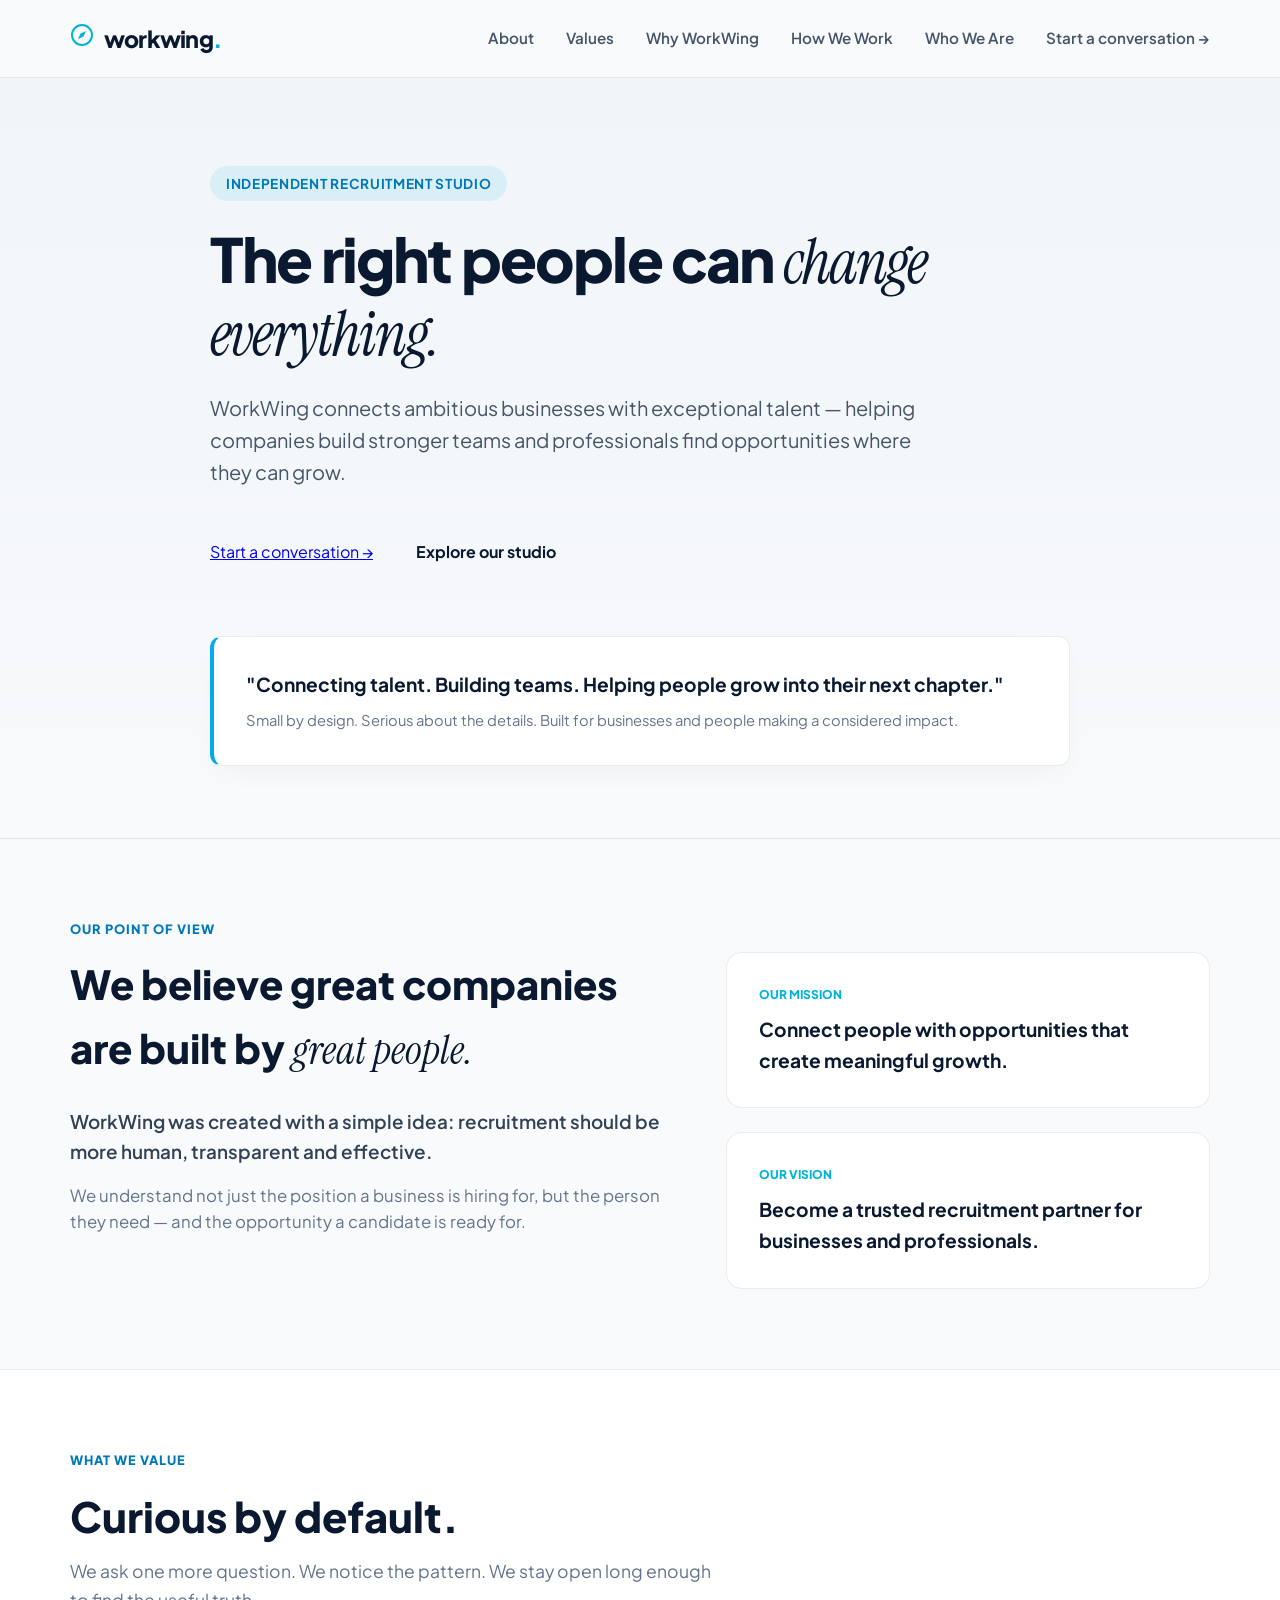
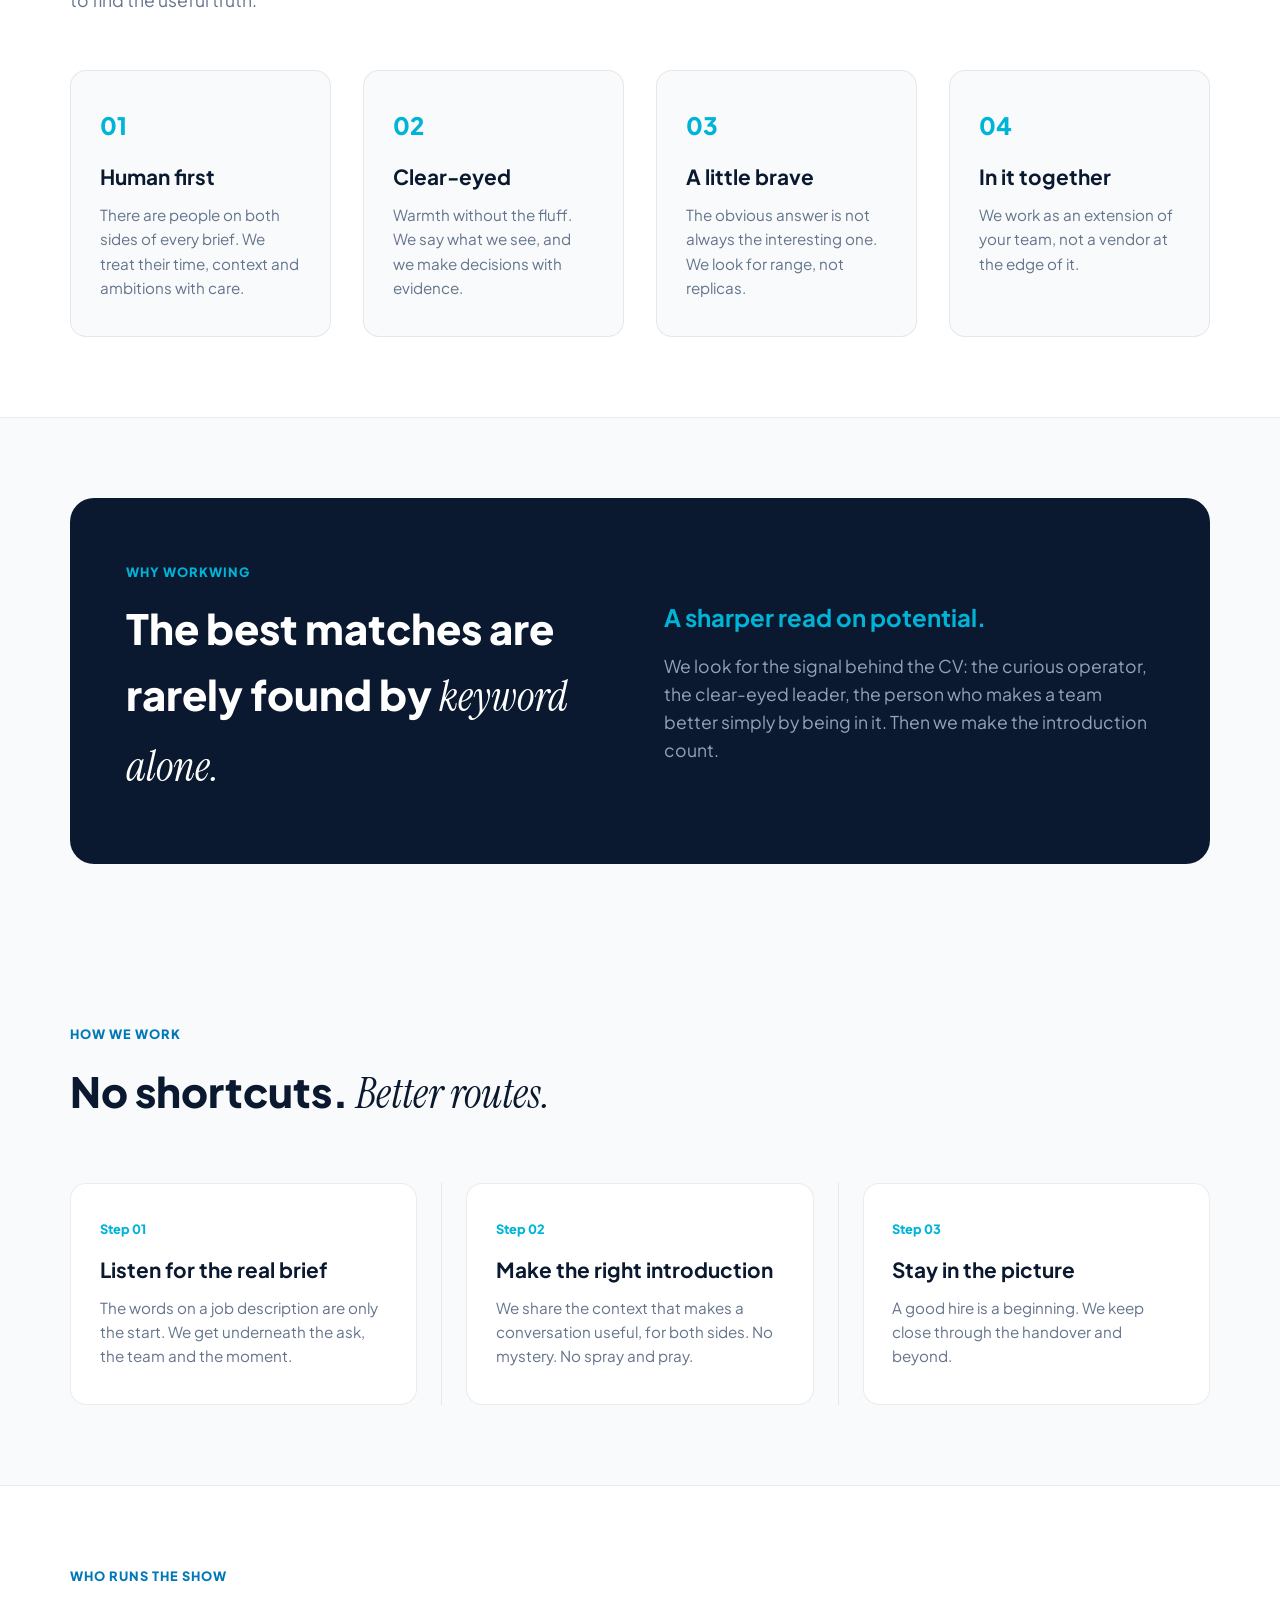
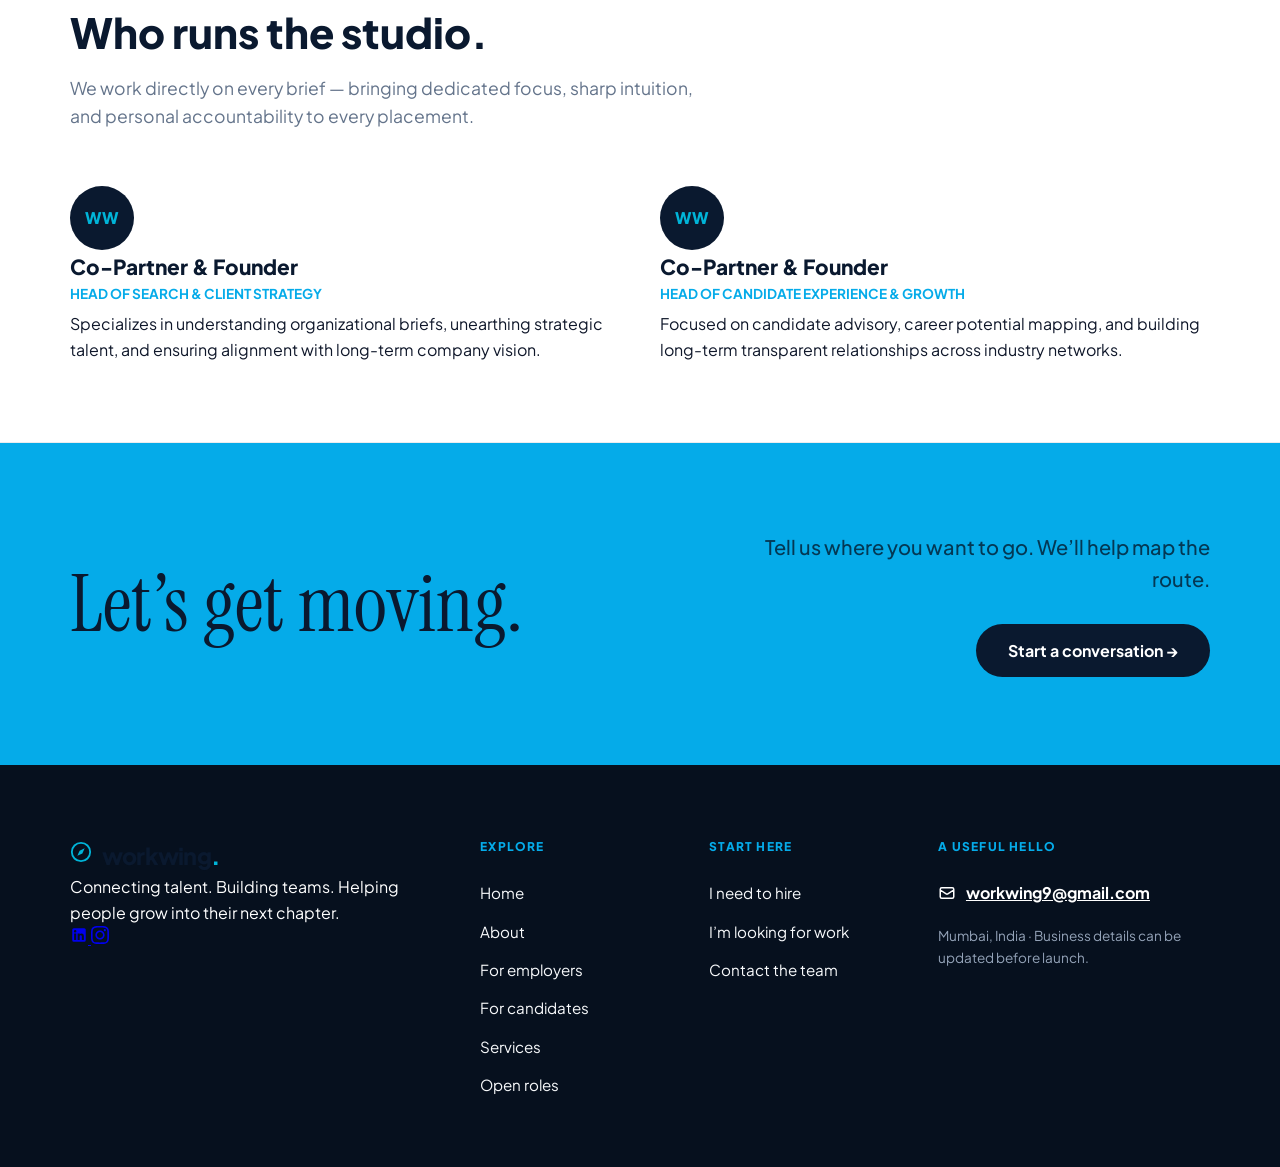
<file: gemini-code-1788070670284.html>
<!DOCTYPE html>
<html lang="en">
<head>
    <meta charset="UTF-8">
    <meta name="viewport" content="width=device-width, initial-scale=1.0">
    <title>WorkWing | Independent Recruitment Studio</title>
    <!-- Google Fonts -->
    <link rel="preconnect" href="https://fonts.googleapis.com">
    <link rel="preconnect" href="https://fonts.gstatic.com" crossorigin>
    <link href="https://fonts.googleapis.com/css2?family=Instrument+Serif:ital@0;1&family=Plus+Jakarta+Sans:wght@400;500;600;700;800&display=swap" rel="stylesheet">
    <link rel="stylesheet" href="style.css">
</head>
<body>

    <!-- Header Navigation -->
    <header class="navbar">
        <div class="container nav-container">
            <a href="#" class="brand-wrapper">
                <div class="logo-icon-wrap">
                    <svg width="24" height="24" viewBox="0 0 24 24" fill="none" xmlns="http://www.w3.org/2000/svg">
                        <circle cx="12" cy="12" r="10" stroke="#00B4D8" stroke-width="2"/>
                        <path d="M16 8L13.5 13.5L8 16L10.5 10.5L16 8Z" fill="#00B4D8"/>
                    </svg>
                </div>
                <span class="logo-text">workwing<span class="dot">.</span></span>
            </a>
            <button class="nav-toggle" id="navToggle" aria-label="Toggle Navigation">
                <span class="bar"></span>
                <span class="bar"></span>
            </button>
            <nav class="nav-links" id="navLinks">
                <a href="#about">About</a>
                <a href="#values">Values</a>
                <a href="#why">Why WorkWing</a>
                <a href="#process">How We Work</a>
                <a href="#team">Who We Are</a>
                <a href="#contact" class="btn-primary">Start a conversation &rarr;</a>
            </nav>
        </div>
    </header>

    <!-- Hero Section -->
    <section class="hero">
        <div class="container hero-container">
            <div class="hero-badge">Independent Recruitment Studio</div>
            <h1 class="hero-title">The right people can <span class="highlight-serif">change everything.</span></h1>
            <p class="hero-subtext">WorkWing connects ambitious businesses with exceptional talent — helping companies build stronger teams and professionals find opportunities where they can grow.</p>
            <div class="hero-actions">
                <a href="#contact" class="btn-primary-lg">Start a conversation &rarr;</a>
                <a href="#about" class="btn-secondary-lg">Explore our studio</a>
            </div>
            
            <div class="hero-tagline-box">
                <p class="tagline-text">"Connecting talent. Building teams. Helping people grow into their next chapter."</p>
                <span class="studio-note">Small by design. Serious about the details. Built for businesses and people making a considered impact.</span>
            </div>
        </div>
    </section>

    <!-- Point of View / Mission & Vision Section -->
    <section id="about" class="about-section">
        <div class="container">
            <div class="section-badge">Our Point of View</div>
            <div class="about-grid">
                <div class="about-main">
                    <h2>We believe great companies are built by <span class="serif-text">great people.</span></h2>
                    <p class="lead-p">WorkWing was created with a simple idea: recruitment should be more human, transparent and effective.</p>
                    <p>We understand not just the position a business is hiring for, but the person they need — and the opportunity a candidate is ready for.</p>
                </div>
                <div class="mission-vision-cards">
                    <div class="mv-card">
                        <div class="mv-label">OUR MISSION</div>
                        <h3>Connect people with opportunities that create meaningful growth.</h3>
                    </div>
                    <div class="mv-card">
                        <div class="mv-label">OUR VISION</div>
                        <h3>Become a trusted recruitment partner for businesses and professionals.</h3>
                    </div>
                </div>
            </div>
        </div>
    </section>

    <!-- Values Section -->
    <section id="values" class="values-section">
        <div class="container">
            <div class="section-header">
                <div class="section-badge">What We Value</div>
                <h2>Curious by default.</h2>
                <p class="section-desc">We ask one more question. We notice the pattern. We stay open long enough to find the useful truth.</p>
            </div>

            <div class="values-grid">
                <div class="value-card">
                    <div class="val-num">01</div>
                    <h3>Human first</h3>
                    <p>There are people on both sides of every brief. We treat their time, context and ambitions with care.</p>
                </div>
                <div class="value-card">
                    <div class="val-num">02</div>
                    <h3>Clear-eyed</h3>
                    <p>Warmth without the fluff. We say what we see, and we make decisions with evidence.</p>
                </div>
                <div class="value-card">
                    <div class="val-num">03</div>
                    <h3>A little brave</h3>
                    <p>The obvious answer is not always the interesting one. We look for range, not replicas.</p>
                </div>
                <div class="value-card">
                    <div class="val-num">04</div>
                    <h3>In it together</h3>
                    <p>We work as an extension of your team, not a vendor at the edge of it.</p>
                </div>
            </div>
        </div>
    </section>

    <!-- Why WorkWing Section -->
    <section id="why" class="why-section">
        <div class="container">
            <div class="why-banner">
                <div class="why-left">
                    <div class="section-badge-light">Why WorkWing</div>
                    <h2>The best matches are rarely found by <span class="serif-text">keyword alone.</span></h2>
                </div>
                <div class="why-right">
                    <h3>A sharper read on potential.</h3>
                    <p>We look for the signal behind the CV: the curious operator, the clear-eyed leader, the person who makes a team better simply by being in it. Then we make the introduction count.</p>
                </div>
            </div>
        </div>
    </section>

    <!-- How We Work Section -->
    <section id="process" class="process-section">
        <div class="container">
            <div class="section-header">
                <div class="section-badge">How We Work</div>
                <h2>No shortcuts. <span class="serif-text">Better routes.</span></h2>
            </div>

            <div class="process-steps">
                <div class="step-item">
                    <div class="step-count">Step 01</div>
                    <h3>Listen for the real brief</h3>
                    <p>The words on a job description are only the start. We get underneath the ask, the team and the moment.</p>
                </div>
                <div class="step-divider"></div>
                <div class="step-item">
                    <div class="step-count">Step 02</div>
                    <h3>Make the right introduction</h3>
                    <p>We share the context that makes a conversation useful, for both sides. No mystery. No spray and pray.</p>
                </div>
                <div class="step-divider"></div>
                <div class="step-item">
                    <div class="step-count">Step 03</div>
                    <h3>Stay in the picture</h3>
                    <p>A good hire is a beginning. We keep close through the handover and beyond.</p>
                </div>
            </div>
        </div>
    </section>

    <!-- Who Runs the Show / Leadership Section -->
    <section id="team" class="team-section">
        <div class="container">
            <div class="section-header">
                <div class="section-badge">Who Runs The Show</div>
                <h2>Who runs the studio.</h2>
                <p class="section-desc">We work directly on every brief — bringing dedicated focus, sharp intuition, and personal accountability to every placement.</p>
            </div>

            <div class="team-grid">
                <div class="team-card">
                    <div class="team-avatar">
                        <div class="avatar-placeholder">WW</div>
                    </div>
                    <div class="team-info">
                        <h3>Co-Partner & Founder</h3>
                        <span class="team-role">Head of Search & Client Strategy</span>
                        <p>Specializes in understanding organizational briefs, unearthing strategic talent, and ensuring alignment with long-term company vision.</p>
                    </div>
                </div>
                <div class="team-card">
                    <div class="team-avatar">
                        <div class="avatar-placeholder">WW</div>
                    </div>
                    <div class="team-info">
                        <h3>Co-Partner & Founder</h3>
                        <span class="team-role">Head of Candidate Experience & Growth</span>
                        <p>Focused on candidate advisory, career potential mapping, and building long-term transparent relationships across industry networks.</p>
                    </div>
                </div>
            </div>
        </div>
    </section>

    <!-- Let's Get Moving Banner (Matching Screenshot) -->
    <section id="contact" class="moving-banner">
        <div class="container moving-container">
            <div class="moving-left">
                <h2 class="moving-title">Let’s get moving.</h2>
            </div>
            <div class="moving-right">
                <p>Tell us where you want to go. We’ll help map the route.</p>
                <a href="mailto:workwing9@gmail.com" class="btn-moving">Start a conversation &rarr;</a>
            </div>
        </div>
    </section>

    <!-- Footer (Matching Screenshot) -->
    <footer class="site-footer">
        <div class="container footer-grid">
            <div class="footer-col brand-col">
                <a href="#" class="brand-wrapper footer-logo">
                    <div class="logo-icon-wrap">
                        <svg width="22" height="22" viewBox="0 0 24 24" fill="none" xmlns="http://www.w3.org/2000/svg">
                            <circle cx="12" cy="12" r="10" stroke="#00B4D8" stroke-width="2"/>
                            <path d="M16 8L13.5 13.5L8 16L10.5 10.5L16 8Z" fill="#00B4D8"/>
                        </svg>
                    </div>
                    <span class="logo-text">workwing<span class="dot">.</span></span>
                </a>
                <p class="footer-tagline">Connecting talent. Building teams. Helping people grow into their next chapter.</p>
                <div class="social-links">
                    <a href="#" class="social-icon" aria-label="LinkedIn">
                        <svg width="18" height="18" fill="currentColor" viewBox="0 0 24 24"><path d="M19 3a2 2 0 0 1 2 2v14a2 2 0 0 1-2 2H5a2 2 0 0 1-2-2V5a2 2 0 0 1 2-2h14m-.5 15.5v-5.3a3.26 3.26 0 0 0-3.26-3.26c-.85 0-1.84.52-2.28 1.3v-1.11h-2.79v8.37h2.79v-4.93c0-.77.62-1.4 1.39-1.4a1.4 1.4 0 0 1 1.4 1.4v4.93h2.75M6.88 8.56a1.68 1.68 0 0 0 1.68-1.68c0-.93-.75-1.69-1.68-1.69a1.69 1.69 0 0 0-1.69 1.69c0 .93.76 1.68 1.69 1.68m1.39 9.94v-8.37H5.5v8.37h2.77z"/></svg>
                    </a>
                    <a href="#" class="social-icon" aria-label="Instagram">
                        <svg width="18" height="18" fill="currentColor" viewBox="0 0 24 24"><path d="M12 2.163c3.204 0 3.584.012 4.85.07 3.252.148 4.771 1.691 4.919 4.919.058 1.265.069 1.645.069 4.849 0 3.205-.012 3.584-.069 4.849-.149 3.225-1.664 4.771-4.919 4.919-1.266.058-1.644.07-4.85.07-3.204 0-3.584-.012-4.849-.07-3.26-.149-4.771-1.699-4.919-4.92-.058-1.265-.07-1.644-.07-4.849 0-3.204.013-3.583.07-4.849.149-3.227 1.664-4.771 4.919-4.919 1.266-.057 1.645-.069 4.849-.069zm0-2.163c-3.259 0-3.667.014-4.947.072-4.358.2-6.78 2.618-6.98 6.98-.059 1.281-.073 1.689-.073 4.948 0 3.259.014 3.668.072 4.948.2 4.358 2.618 6.78 6.98 6.98 1.281.058 1.689.072 4.948.072 3.259 0 3.668-.014 4.948-.072 4.354-.2 6.782-2.618 6.979-6.98.059-1.28.073-1.689.073-4.948 0-3.259-.014-3.667-.072-4.947-.196-4.354-2.617-6.78-6.979-6.98-1.281-.059-1.69-.073-4.949-.073zm0 5.838c-3.403 0-6.162 2.759-6.162 6.162s2.759 6.163 6.162 6.163 6.162-2.759 6.162-6.163c0-3.403-2.759-6.162-6.162-6.162zm0 10.162c-2.209 0-4-1.79-4-4 0-2.209 1.791-4 4-4s4 1.791 4 4c0 2.21-1.791 4-4 4zm6.406-11.845c-.796 0-1.441.645-1.441 1.44s.645 1.44 1.441 1.44c.795 0 1.439-.645 1.439-1.44s-.644-1.44-1.439-1.44z"/></svg>
                    </a>
                </div>
            </div>

            <div class="footer-col">
                <span class="col-heading">EXPLORE</span>
                <ul class="footer-links">
                    <li><a href="#">Home</a></li>
                    <li><a href="#about">About</a></li>
                    <li><a href="#why">For employers</a></li>
                    <li><a href="#values">For candidates</a></li>
                    <li><a href="#process">Services</a></li>
                    <li><a href="#contact">Open roles</a></li>
                </ul>
            </div>

            <div class="footer-col">
                <span class="col-heading">START HERE</span>
                <ul class="footer-links">
                    <li><a href="#contact">I need to hire</a></li>
                    <li><a href="#contact">I’m looking for work</a></li>
                    <li><a href="#contact">Contact the team</a></li>
                </ul>
            </div>

            <div class="footer-col">
                <span class="col-heading">A USEFUL HELLO</span>
                <div class="email-link-wrap">
                    <svg width="18" height="18" fill="none" stroke="currentColor" stroke-width="2" viewBox="0 0 24 24"><path d="M3 8l7.89 5.26a2 2 0 002.22 0L21 8M5 19h14a2 2 0 002-2V7a2 2 0 00-2-2H5a2 2 0 00-2 2v10a2 2 0 002 2z"/></svg>
                    <a href="mailto:workwing9@gmail.com">workwing9@gmail.com</a>
                </div>
                <p class="location-text">Mumbai, India &middot; Business details can be updated before launch.</p>
            </div>
        </div>
    </footer>

    <script src="script.js"></script>
</body>
</html>
</file>
<file: style.css>
:root {
    --electric-blue: #00B4D8;
    --sky-bright: #00A6FB;
    --cyan-banner: #05ABE9;
    --navy-dark: #0A192F;
    --navy-deeper: #06101E;
    --navy-card: #112240;
    --text-light: #F8FAFC;
    --text-muted: #94A3B8;
    --text-dark: #0F172A;
    --bg-light: #F8FAFC;
    --border-subtle: rgba(255, 255, 255, 0.1);
    --border-light: rgba(15, 23, 42, 0.08);
}

* {
    margin: 0;
    padding: 0;
    box-sizing: border-box;
}

body {
    font-family: 'Plus Jakarta Sans', -apple-system, BlinkMacSystemFont, sans-serif;
    background-color: var(--bg-light);
    color: var(--text-dark);
    line-height: 1.6;
    overflow-x: hidden;
}

.container {
    width: 90%;
    max-width: 1140px;
    margin: 0 auto;
}

.serif-text, .highlight-serif {
    font-family: 'Instrument Serif', Georgia, serif;
    font-style: italic;
    font-weight: 400;
}

/* Header & Navbar */
.navbar {
    padding: 1.25rem 0;
    background: rgba(248, 250, 252, 0.95);
    backdrop-filter: blur(12px);
    border-bottom: 1px solid var(--border-light);
    position: sticky;
    top: 0;
    z-index: 100;
}

.nav-container {
    display: flex;
    justify-content: space-between;
    align-items: center;
}

.brand-wrapper {
    display: flex;
    align-items: center;
    gap: 0.6rem;
    text-decoration: none;
}

.logo-text {
    font-size: 1.45rem;
    font-weight: 800;
    color: var(--navy-dark);
    letter-spacing: -0.03em;
}

.logo-text .dot {
    color: var(--electric-blue);
}

.nav-links {
    display: flex;
    align-items: center;
    gap: 2rem;
}

.nav-links a:not(.btn-3d) {
    color: #475569;
    text-decoration: none;
    font-weight: 600;
    font-size: 0.95rem;
    transition: color 0.2s ease;
}

.nav-links a:not(.btn-3d):hover {
    color: var(--navy-dark);
}

.nav-toggle {
    display: none;
    background: none;
    border: none;
    cursor: pointer;
    flex-direction: column;
    gap: 5px;
}

.nav-toggle .bar {
    width: 24px;
    height: 2px;
    background: var(--navy-dark);
}

/* 3D Animated Button Styling */
a.btn-3d, .btn-3d {
    display: inline-flex !important;
    align-items: center;
    justify-content: center;
    padding: 0.75rem 1.4rem !important;
    font-family: 'Plus Jakarta Sans', sans-serif !important;
    font-weight: 700 !important;
    font-size: 0.95rem !important;
    color: #FFFFFF !important;
    background-color: var(--navy-dark) !important;
    border: none !important;
    border-radius: 50px !important;
    text-decoration: none !important;
    position: relative !important;
    cursor: pointer !important;
    box-shadow: 0 5px 0 #000000, 0 8px 15px rgba(0, 0, 0, 0.2) !important;
    transition: all 0.12s ease-in-out !important;
    transform: translateY(0);
}

a.btn-3d:hover, .btn-3d:hover {
    background-color: var(--electric-blue) !important;
    color: #FFFFFF !important;
    transform: translateY(-2px) !important;
    box-shadow: 0 7px 0 #007791, 0 12px 20px rgba(0, 180, 216, 0.35) !important;
}

a.btn-3d:active, .btn-3d:active {
    transform: translateY(4px) !important;
    box-shadow: 0 1px 0 #007791, 0 3px 6px rgba(0, 0, 0, 0.2) !important;
}

/* Large 3D Button Variant */
a.btn-3d-lg, .btn-3d-lg {
    padding: 1rem 2.2rem !important;
    font-size: 1.05rem !important;
}

/* Hero Section */
.hero {
    padding: 5.5rem 0 4.5rem;
    background: linear-gradient(180deg, #F1F5F9 0%, #F8FAFC 100%);
    border-bottom: 1px solid var(--border-light);
}

.hero-container {
    max-width: 860px;
}

.hero-badge {
    display: inline-block;
    padding: 0.4rem 1rem;
    background: rgba(0, 180, 216, 0.1);
    color: #0077B6;
    border-radius: 50px;
    font-size: 0.85rem;
    font-weight: 700;
    margin-bottom: 1.5rem;
    text-transform: uppercase;
    letter-spacing: 0.05em;
}

.hero-title {
    font-size: 3.8rem;
    line-height: 1.1;
    font-weight: 800;
    color: var(--navy-dark);
    letter-spacing: -0.03em;
    margin-bottom: 1.5rem;
}

.hero-subtext {
    font-size: 1.25rem;
    color: #475569;
    line-height: 1.6;
    margin-bottom: 2.2rem;
    max-width: 720px;
}

.hero-actions {
    display: flex;
    gap: 1.2rem;
    margin-bottom: 3.5rem;
    align-items: center;
}

.btn-secondary-lg {
    color: var(--navy-dark);
    text-decoration: none;
    font-weight: 700;
    font-size: 1rem;
    padding: 0.95rem 1.5rem;
    transition: color 0.2s;
}

.btn-secondary-lg:hover {
    color: var(--electric-blue);
}

.hero-tagline-box {
    background: #FFFFFF;
    border: 1px solid var(--border-light);
    border-left: 4px solid var(--cyan-banner);
    padding: 2rem;
    border-radius: 12px;
    box-shadow: 0 10px 30px -10px rgba(0,0,0,0.05);
}

.tagline-text {
    font-size: 1.2rem;
    font-weight: 700;
    color: var(--navy-dark);
    margin-bottom: 0.5rem;
}

.studio-note {
    font-size: 0.92rem;
    color: #64748B;
}

/* Sections */
.section-badge {
    font-size: 0.8rem;
    font-weight: 800;
    color: #0077B6;
    text-transform: uppercase;
    letter-spacing: 0.08em;
    margin-bottom: 0.8rem;
}

.section-badge-light {
    font-size: 0.8rem;
    font-weight: 800;
    color: var(--electric-blue);
    text-transform: uppercase;
    letter-spacing: 0.08em;
    margin-bottom: 0.8rem;
}

.about-section { padding: 5rem 0; }
.about-grid { display: grid; grid-template-columns: 1.1fr 0.9fr; gap: 4rem; }
.about-main h2 { font-size: 2.5rem; font-weight: 800; color: var(--navy-dark); margin-bottom: 1.5rem; }
.about-main .lead-p { font-size: 1.18rem; font-weight: 600; color: #334155; margin-bottom: 1rem; }
.about-main p { color: #64748B; font-size: 1.05rem; }

.mission-vision-cards { display: flex; flex-direction: column; gap: 1.5rem; }
.mv-card { background: #FFFFFF; border: 1px solid var(--border-light); padding: 2rem; border-radius: 16px; }
.mv-label { font-size: 0.75rem; font-weight: 800; color: var(--electric-blue); margin-bottom: 0.6rem; }
.mv-card h3 { font-size: 1.2rem; color: var(--navy-dark); font-weight: 700; }

.values-section { padding: 5rem 0; background: #FFFFFF; border-top: 1px solid var(--border-light); border-bottom: 1px solid var(--border-light); }
.section-header { max-width: 650px; margin-bottom: 3.5rem; }
.section-header h2 { font-size: 2.6rem; font-weight: 800; color: var(--navy-dark); margin-bottom: 0.5rem; }
.section-desc { font-size: 1.1rem; color: #64748B; }

.values-grid { display: grid; grid-template-columns: repeat(auto-fit, minmax(240px, 1fr)); gap: 2rem; }
.value-card { background: #F8FAFC; border: 1px solid var(--border-light); padding: 2.2rem 1.8rem; border-radius: 16px; transition: transform 0.2s ease; }
.value-card:hover { transform: translateY(-4px); border-color: var(--electric-blue); }
.val-num { font-size: 1.5rem; font-weight: 800; color: var(--electric-blue); margin-bottom: 1rem; }
.value-card h3 { font-size: 1.3rem; font-weight: 700; color: var(--navy-dark); margin-bottom: 0.6rem; }
.value-card p { font-size: 0.95rem; color: #64748B; }

.why-section { padding: 5rem 0; }
.why-banner { background: var(--navy-dark); color: #FFFFFF; border-radius: 24px; padding: 4rem 3.5rem; display: grid; grid-template-columns: 1fr 1fr; gap: 3rem; align-items: center; }
.why-left h2 { font-size: 2.6rem; font-weight: 800; }
.why-right h3 { font-size: 1.5rem; font-weight: 700; color: var(--electric-blue); margin-bottom: 1rem; }
.why-right p { color: #94A3B8; font-size: 1.1rem; }

.process-section { padding: 5rem 0; }
.process-steps { display: grid; grid-template-columns: 1fr auto 1fr auto 1fr; gap: 1.5rem; }
.step-item { background: #FFFFFF; border: 1px solid var(--border-light); padding: 2.2rem 1.8rem; border-radius: 16px; }
.step-count { font-size: 0.8rem; font-weight: 800; color: var(--electric-blue); margin-bottom: 0.8rem; }
.step-item h3 { font-size: 1.3rem; font-weight: 700; color: var(--navy-dark); margin-bottom: 0.6rem; }
.step-item p { font-size: 0.95rem; color: #64748B; }
.step-divider { width: 1px; height: 100%; background: var(--border-light); }

/* Team Section & 3D Flip Card Styles */
.team-section { padding: 5rem 0; background: #FFFFFF; border-top: 1px solid var(--border-light); border-bottom: 1px solid var(--border-light); }
.team-grid { display: grid; grid-template-columns: repeat(auto-fit, minmax(320px, 1fr)); gap: 2.5rem; }

.avatar-container {
    width: 64px;
    height: 64px;
    position: relative;
    flex-shrink: 0;
}

.avatar-img {
    width: 100%;
    height: 100%;
    border-radius: 50%;
    object-fit: cover;
    border: 2px solid var(--electric-blue);
}

.avatar-placeholder { 
    width: 64px; 
    height: 64px; 
    border-radius: 50%; 
    background: var(--navy-dark); 
    color: var(--electric-blue); 
    display: flex; 
    align-items: center; 
    justify-content: center; 
    font-weight: 800; 
}

/* 3D Container */
.flip-card {
    background-color: transparent;
    min-height: 280px;
    perspective: 1000px;
}

.flip-card-inner {
    position: relative;
    width: 100%;
    height: 100%;
    text-align: left;
    transition: transform 0.6s cubic-bezier(0.4, 0, 0.2, 1);
    transform-style: preserve-3d;
}

.flip-card:hover .flip-card-inner {
    transform: rotateY(180deg);
}

.flip-card-front, .flip-card-back {
    position: absolute;
    width: 100%;
    height: 100%;
    -webkit-backface-visibility: hidden;
    backface-visibility: hidden;
    border-radius: 20px;
    padding: 2.2rem;
    box-sizing: border-box;
}

.flip-card-front {
    background: #F8FAFC;
    border: 1px solid var(--border-light);
    display: flex;
    flex-direction: column;
    justify-content: space-between;
}

.card-header-flex {
    display: flex;
    align-items: center;
    gap: 1.2rem;
}

.team-info h3 { font-size: 1.3rem; font-weight: 800; color: var(--navy-dark); }
.team-role { font-size: 0.85rem; font-weight: 700; color: var(--cyan-banner); text-transform: uppercase; margin-bottom: 0.4rem; display: block; }

.team-desc {
    color: #64748B;
    font-size: 0.95rem;
    margin-top: 1rem;
    line-height: 1.5;
}

.hover-hint {
    font-size: 0.78rem;
    font-weight: 700;
    color: var(--electric-blue);
    text-transform: uppercase;
    letter-spacing: 0.05em;
    margin-top: 0.8rem;
}

.flip-card-back {
    background: var(--navy-dark);
    color: #FFFFFF;
    transform: rotateY(180deg);
    border: 1px solid var(--border-subtle);
    display: flex;
    flex-direction: column;
    justify-content: center;
}

.flip-card-back h3 {
    font-size: 1.15rem;
    font-weight: 800;
    color: #FFFFFF;
}

.back-subtitle {
    font-size: 0.75rem;
    font-weight: 700;
    color: var(--electric-blue);
    text-transform: uppercase;
}

.card-divider {
    border: none;
    height: 1px;
    background: rgba(255, 255, 255, 0.15);
    margin: 0.8rem 0;
}

.profile-block {
    margin-bottom: 0.6rem;
}

.profile-block strong {
    display: block;
    font-size: 0.82rem;
    color: var(--cyan-banner);
    margin-bottom: 0.2rem;
}

.profile-block p {
    font-size: 0.85rem;
    color: #94A3B8;
    line-height: 1.4;
}

/* Call to Action & Footer */
.moving-banner { background-color: var(--cyan-banner); color: var(--navy-dark); padding: 5.5rem 0; }
.moving-container { display: flex; justify-content: space-between; align-items: center; }
.moving-title { font-family: 'Instrument Serif', Georgia, serif; font-size: 5rem; line-height: 0.95; font-weight: 400; }
.moving-right { text-align: right; max-width: 500px; }
.moving-right p { font-size: 1.25rem; font-weight: 500; margin-bottom: 1.8rem; color: #043854; }

.btn-moving {
    display: inline-flex;
    align-items: center;
    justify-content: center;
    background: var(--navy-dark);
    color: #FFFFFF !important;
    padding: 0.85rem 2rem;
    border-radius: 50px;
    text-decoration: none !important;
    font-weight: 700;
    transition: background 0.2s ease;
}

.btn-moving:hover {
    background: var(--navy-card);
}

.site-footer { background-color: var(--navy-deeper); color: #FFFFFF; padding: 4.5rem 0 3.5rem; }
.footer-grid { display: grid; grid-template-columns: 2fr 1fr 1fr 1.5fr; gap: 3rem; }
.col-heading { font-size: 0.75rem; font-weight: 800; color: var(--cyan-banner); letter-spacing: 0.1em; margin-bottom: 1.5rem; display: block; }
.footer-links { list-style: none; }
.footer-links li { margin-bottom: 0.8rem; }
.footer-links a { color: var(--text-light); text-decoration: none; font-size: 0.95rem; }
.email-link-wrap { display: flex; align-items: center; gap: 0.6rem; margin-bottom: 1.2rem; }
.email-link-wrap a { color: #FFFFFF; text-decoration: underline; font-weight: 700; }
.location-text { color: var(--text-muted); font-size: 0.85rem; }

@media (max-width: 992px) {
    .hero-title { font-size: 3rem; }
    .about-grid, .why-banner { grid-template-columns: 1fr; }
    .process-steps { grid-template-columns: 1fr; }
    .moving-container { flex-direction: column; text-align: center; gap: 2rem; }
    .moving-right { text-align: center; }
    .footer-grid { grid-template-columns: 1fr 1fr; }
}

@media (max-width: 768px) {
    .nav-toggle { display: flex; }
    .nav-links { display: none; position: absolute; top: 68px; left: 0; width: 100%; background: #FFFFFF; flex-direction: column; padding: 1.5rem; }
    .nav-links.active { display: flex; }
    .footer-grid { grid-template-columns: 1fr; }
}
</file>
